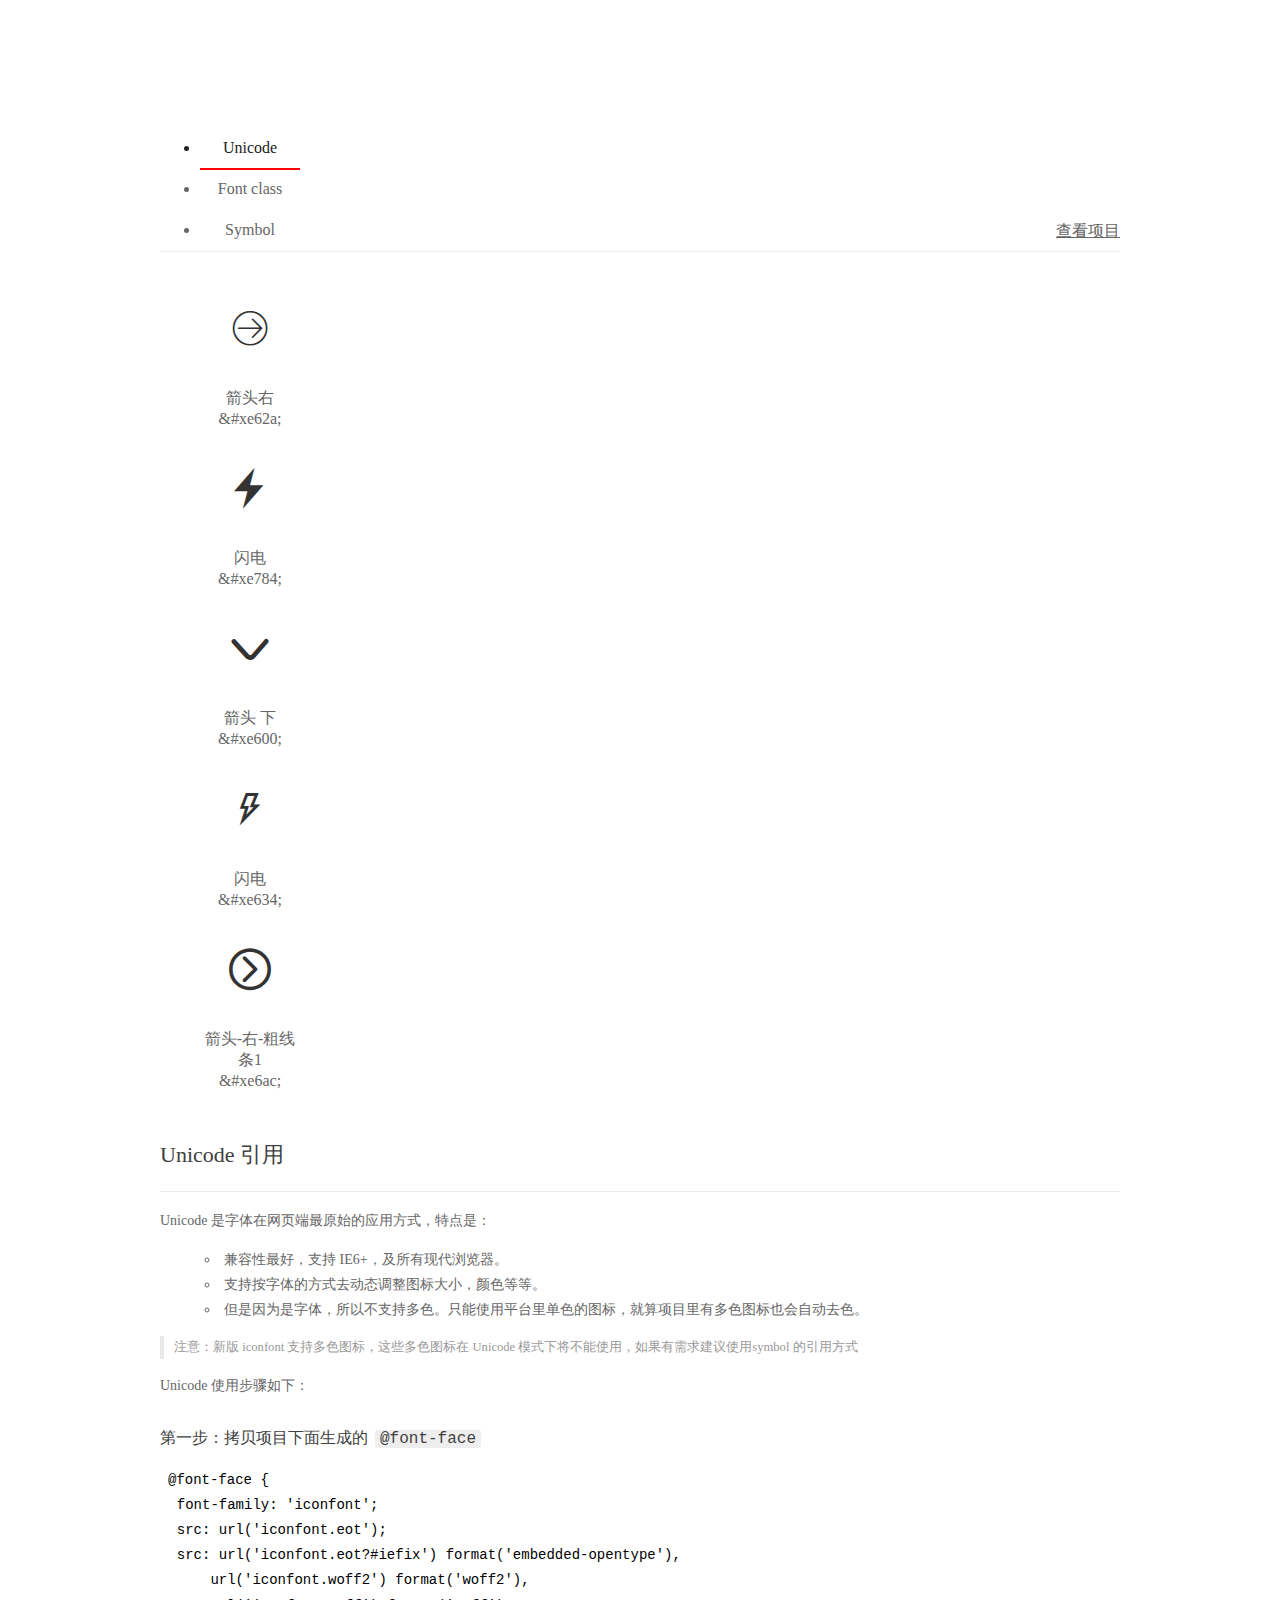
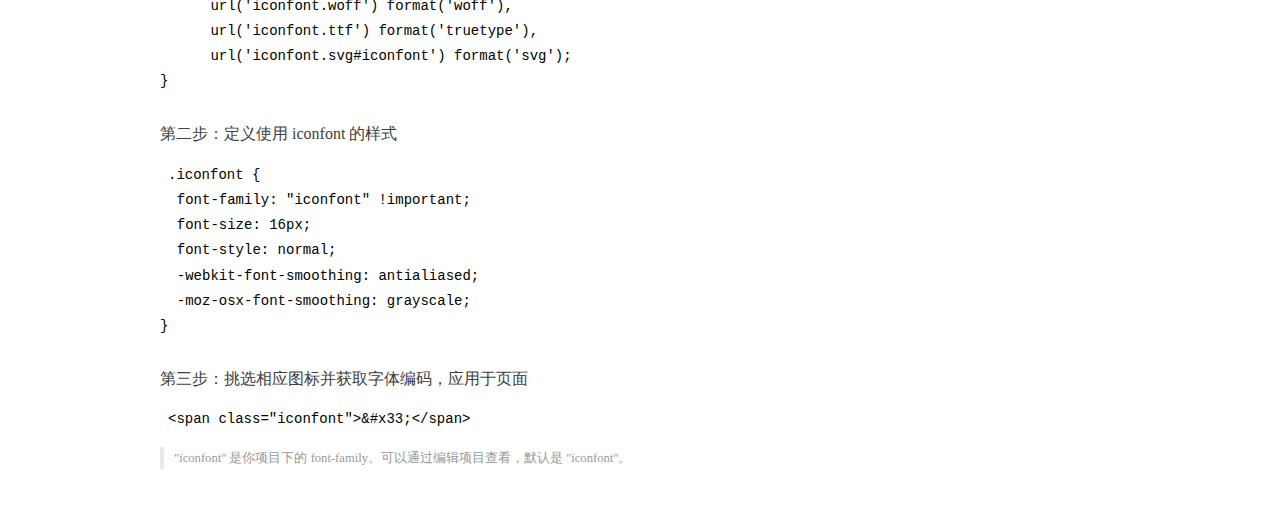
<file: css/demo_index.html>
<!DOCTYPE html>
<html>
<head>
  <meta charset="utf-8"/>
  <title>IconFont Demo</title>
  <link rel="shortcut icon" href="https://gtms04.alicdn.com/tps/i4/TB1_oz6GVXXXXaFXpXXJDFnIXXX-64-64.ico" type="image/x-icon"/>
  <link rel="stylesheet" href="https://g.alicdn.com/thx/cube/1.3.2/cube.min.css">
  <link rel="stylesheet" href="demo.css">
  <link rel="stylesheet" href="iconfont.css">
  <script src="iconfont.js"></script>
  <!-- jQuery -->
  <script src="https://a1.alicdn.com/oss/uploads/2018/12/26/7bfddb60-08e8-11e9-9b04-53e73bb6408b.js"></script>
  <!-- 代码高亮 -->
  <script src="https://a1.alicdn.com/oss/uploads/2018/12/26/a3f714d0-08e6-11e9-8a15-ebf944d7534c.js"></script>
</head>
<body>
  <div class="main">
    <h1 class="logo"><a href="https://www.iconfont.cn/" title="iconfont 首页" target="_blank">&#xe86b;</a></h1>
    <div class="nav-tabs">
      <ul id="tabs" class="dib-box">
        <li class="dib active"><span>Unicode</span></li>
        <li class="dib"><span>Font class</span></li>
        <li class="dib"><span>Symbol</span></li>
      </ul>
      
      <a href="https://www.iconfont.cn/manage/index?manage_type=myprojects&projectId=1183709" target="_blank" class="nav-more">查看项目</a>
      
    </div>
    <div class="tab-container">
      <div class="content unicode" style="display: block;">
          <ul class="icon_lists dib-box">
          
            <li class="dib">
              <span class="icon iconfont">&#xe62a;</span>
                <div class="name">箭头右</div>
                <div class="code-name">&amp;#xe62a;</div>
              </li>
          
            <li class="dib">
              <span class="icon iconfont">&#xe784;</span>
                <div class="name">闪电</div>
                <div class="code-name">&amp;#xe784;</div>
              </li>
          
            <li class="dib">
              <span class="icon iconfont">&#xe600;</span>
                <div class="name">箭头 下</div>
                <div class="code-name">&amp;#xe600;</div>
              </li>
          
            <li class="dib">
              <span class="icon iconfont">&#xe634;</span>
                <div class="name">闪电</div>
                <div class="code-name">&amp;#xe634;</div>
              </li>
          
            <li class="dib">
              <span class="icon iconfont">&#xe6ac;</span>
                <div class="name">箭头-右-粗线条1</div>
                <div class="code-name">&amp;#xe6ac;</div>
              </li>
          
          </ul>
          <div class="article markdown">
          <h2 id="unicode-">Unicode 引用</h2>
          <hr>

          <p>Unicode 是字体在网页端最原始的应用方式，特点是：</p>
          <ul>
            <li>兼容性最好，支持 IE6+，及所有现代浏览器。</li>
            <li>支持按字体的方式去动态调整图标大小，颜色等等。</li>
            <li>但是因为是字体，所以不支持多色。只能使用平台里单色的图标，就算项目里有多色图标也会自动去色。</li>
          </ul>
          <blockquote>
            <p>注意：新版 iconfont 支持多色图标，这些多色图标在 Unicode 模式下将不能使用，如果有需求建议使用symbol 的引用方式</p>
          </blockquote>
          <p>Unicode 使用步骤如下：</p>
          <h3 id="-font-face">第一步：拷贝项目下面生成的 <code>@font-face</code></h3>
<pre><code class="language-css"
>@font-face {
  font-family: 'iconfont';
  src: url('iconfont.eot');
  src: url('iconfont.eot?#iefix') format('embedded-opentype'),
      url('iconfont.woff2') format('woff2'),
      url('iconfont.woff') format('woff'),
      url('iconfont.ttf') format('truetype'),
      url('iconfont.svg#iconfont') format('svg');
}
</code></pre>
          <h3 id="-iconfont-">第二步：定义使用 iconfont 的样式</h3>
<pre><code class="language-css"
>.iconfont {
  font-family: "iconfont" !important;
  font-size: 16px;
  font-style: normal;
  -webkit-font-smoothing: antialiased;
  -moz-osx-font-smoothing: grayscale;
}
</code></pre>
          <h3 id="-">第三步：挑选相应图标并获取字体编码，应用于页面</h3>
<pre>
<code class="language-html"
>&lt;span class="iconfont"&gt;&amp;#x33;&lt;/span&gt;
</code></pre>
          <blockquote>
            <p>"iconfont" 是你项目下的 font-family。可以通过编辑项目查看，默认是 "iconfont"。</p>
          </blockquote>
          </div>
      </div>
      <div class="content font-class">
        <ul class="icon_lists dib-box">
          
          <li class="dib">
            <span class="icon iconfont iconjiantouyou"></span>
            <div class="name">
              箭头右
            </div>
            <div class="code-name">.iconjiantouyou
            </div>
          </li>
          
          <li class="dib">
            <span class="icon iconfont iconlightning"></span>
            <div class="name">
              闪电
            </div>
            <div class="code-name">.iconlightning
            </div>
          </li>
          
          <li class="dib">
            <span class="icon iconfont iconjiantouxia"></span>
            <div class="name">
              箭头 下
            </div>
            <div class="code-name">.iconjiantouxia
            </div>
          </li>
          
          <li class="dib">
            <span class="icon iconfont iconshandian"></span>
            <div class="name">
              闪电
            </div>
            <div class="code-name">.iconshandian
            </div>
          </li>
          
          <li class="dib">
            <span class="icon iconfont iconjiantou-you-cuxiantiao"></span>
            <div class="name">
              箭头-右-粗线条1
            </div>
            <div class="code-name">.iconjiantou-you-cuxiantiao
            </div>
          </li>
          
        </ul>
        <div class="article markdown">
        <h2 id="font-class-">font-class 引用</h2>
        <hr>

        <p>font-class 是 Unicode 使用方式的一种变种，主要是解决 Unicode 书写不直观，语意不明确的问题。</p>
        <p>与 Unicode 使用方式相比，具有如下特点：</p>
        <ul>
          <li>兼容性良好，支持 IE8+，及所有现代浏览器。</li>
          <li>相比于 Unicode 语意明确，书写更直观。可以很容易分辨这个 icon 是什么。</li>
          <li>因为使用 class 来定义图标，所以当要替换图标时，只需要修改 class 里面的 Unicode 引用。</li>
          <li>不过因为本质上还是使用的字体，所以多色图标还是不支持的。</li>
        </ul>
        <p>使用步骤如下：</p>
        <h3 id="-fontclass-">第一步：引入项目下面生成的 fontclass 代码：</h3>
<pre><code class="language-html">&lt;link rel="stylesheet" href="./iconfont.css"&gt;
</code></pre>
        <h3 id="-">第二步：挑选相应图标并获取类名，应用于页面：</h3>
<pre><code class="language-html">&lt;span class="iconfont iconxxx"&gt;&lt;/span&gt;
</code></pre>
        <blockquote>
          <p>"
            iconfont" 是你项目下的 font-family。可以通过编辑项目查看，默认是 "iconfont"。</p>
        </blockquote>
      </div>
      </div>
      <div class="content symbol">
          <ul class="icon_lists dib-box">
          
            <li class="dib">
                <svg class="icon svg-icon" aria-hidden="true">
                  <use xlink:href="#iconjiantouyou"></use>
                </svg>
                <div class="name">箭头右</div>
                <div class="code-name">#iconjiantouyou</div>
            </li>
          
            <li class="dib">
                <svg class="icon svg-icon" aria-hidden="true">
                  <use xlink:href="#iconlightning"></use>
                </svg>
                <div class="name">闪电</div>
                <div class="code-name">#iconlightning</div>
            </li>
          
            <li class="dib">
                <svg class="icon svg-icon" aria-hidden="true">
                  <use xlink:href="#iconjiantouxia"></use>
                </svg>
                <div class="name">箭头 下</div>
                <div class="code-name">#iconjiantouxia</div>
            </li>
          
            <li class="dib">
                <svg class="icon svg-icon" aria-hidden="true">
                  <use xlink:href="#iconshandian"></use>
                </svg>
                <div class="name">闪电</div>
                <div class="code-name">#iconshandian</div>
            </li>
          
            <li class="dib">
                <svg class="icon svg-icon" aria-hidden="true">
                  <use xlink:href="#iconjiantou-you-cuxiantiao"></use>
                </svg>
                <div class="name">箭头-右-粗线条1</div>
                <div class="code-name">#iconjiantou-you-cuxiantiao</div>
            </li>
          
          </ul>
          <div class="article markdown">
          <h2 id="symbol-">Symbol 引用</h2>
          <hr>

          <p>这是一种全新的使用方式，应该说这才是未来的主流，也是平台目前推荐的用法。相关介绍可以参考这篇<a href="">文章</a>
            这种用法其实是做了一个 SVG 的集合，与另外两种相比具有如下特点：</p>
          <ul>
            <li>支持多色图标了，不再受单色限制。</li>
            <li>通过一些技巧，支持像字体那样，通过 <code>font-size</code>, <code>color</code> 来调整样式。</li>
            <li>兼容性较差，支持 IE9+，及现代浏览器。</li>
            <li>浏览器渲染 SVG 的性能一般，还不如 png。</li>
          </ul>
          <p>使用步骤如下：</p>
          <h3 id="-symbol-">第一步：引入项目下面生成的 symbol 代码：</h3>
<pre><code class="language-html">&lt;script src="./iconfont.js"&gt;&lt;/script&gt;
</code></pre>
          <h3 id="-css-">第二步：加入通用 CSS 代码（引入一次就行）：</h3>
<pre><code class="language-html">&lt;style&gt;
.icon {
  width: 1em;
  height: 1em;
  vertical-align: -0.15em;
  fill: currentColor;
  overflow: hidden;
}
&lt;/style&gt;
</code></pre>
          <h3 id="-">第三步：挑选相应图标并获取类名，应用于页面：</h3>
<pre><code class="language-html">&lt;svg class="icon" aria-hidden="true"&gt;
  &lt;use xlink:href="#icon-xxx"&gt;&lt;/use&gt;
&lt;/svg&gt;
</code></pre>
          </div>
      </div>

    </div>
  </div>
  <script>
  $(document).ready(function () {
      $('.tab-container .content:first').show()

      $('#tabs li').click(function (e) {
        var tabContent = $('.tab-container .content')
        var index = $(this).index()

        if ($(this).hasClass('active')) {
          return
        } else {
          $('#tabs li').removeClass('active')
          $(this).addClass('active')

          tabContent.hide().eq(index).fadeIn()
        }
      })
    })
  </script>
</body>
</html>
</file>
<file: css/demo.css>
/* Logo 字体 */
@font-face {
  font-family: "iconfont logo";
  src: url('https://at.alicdn.com/t/font_985780_km7mi63cihi.eot?t=1545807318834');
  src: url('https://at.alicdn.com/t/font_985780_km7mi63cihi.eot?t=1545807318834#iefix') format('embedded-opentype'),
    url('https://at.alicdn.com/t/font_985780_km7mi63cihi.woff?t=1545807318834') format('woff'),
    url('https://at.alicdn.com/t/font_985780_km7mi63cihi.ttf?t=1545807318834') format('truetype'),
    url('https://at.alicdn.com/t/font_985780_km7mi63cihi.svg?t=1545807318834#iconfont') format('svg');
}

.logo {
  font-family: "iconfont logo";
  font-size: 160px;
  font-style: normal;
  -webkit-font-smoothing: antialiased;
  -moz-osx-font-smoothing: grayscale;
}

/* tabs */
.nav-tabs {
  position: relative;
}

.nav-tabs .nav-more {
  position: absolute;
  right: 0;
  bottom: 0;
  height: 42px;
  line-height: 42px;
  color: #666;
}

#tabs {
  border-bottom: 1px solid #eee;
}

#tabs li {
  cursor: pointer;
  width: 100px;
  height: 40px;
  line-height: 40px;
  text-align: center;
  font-size: 16px;
  border-bottom: 2px solid transparent;
  position: relative;
  z-index: 1;
  margin-bottom: -1px;
  color: #666;
}


#tabs .active {
  border-bottom-color: #f00;
  color: #222;
}

.tab-container .content {
  display: none;
}

/* 页面布局 */
.main {
  padding: 30px 100px;
  width: 960px;
  margin: 0 auto;
}

.main .logo {
  color: #333;
  text-align: left;
  margin-bottom: 30px;
  line-height: 1;
  height: 110px;
  margin-top: -50px;
  overflow: hidden;
  *zoom: 1;
}

.main .logo a {
  font-size: 160px;
  color: #333;
}

.helps {
  margin-top: 40px;
}

.helps pre {
  padding: 20px;
  margin: 10px 0;
  border: solid 1px #e7e1cd;
  background-color: #fffdef;
  overflow: auto;
}

.icon_lists {
  width: 100% !important;
  overflow: hidden;
  *zoom: 1;
}

.icon_lists li {
  width: 100px;
  margin-bottom: 10px;
  margin-right: 20px;
  text-align: center;
  list-style: none !important;
  cursor: default;
}

.icon_lists li .code-name {
  line-height: 1.2;
}

.icon_lists .icon {
  display: block;
  height: 100px;
  line-height: 100px;
  font-size: 42px;
  margin: 10px auto;
  color: #333;
  -webkit-transition: font-size 0.25s linear, width 0.25s linear;
  -moz-transition: font-size 0.25s linear, width 0.25s linear;
  transition: font-size 0.25s linear, width 0.25s linear;
}

.icon_lists .icon:hover {
  font-size: 100px;
}

.icon_lists .svg-icon {
  /* 通过设置 font-size 来改变图标大小 */
  width: 1em;
  /* 图标和文字相邻时，垂直对齐 */
  vertical-align: -0.15em;
  /* 通过设置 color 来改变 SVG 的颜色/fill */
  fill: currentColor;
  /* path 和 stroke 溢出 viewBox 部分在 IE 下会显示
      normalize.css 中也包含这行 */
  overflow: hidden;
}

.icon_lists li .name,
.icon_lists li .code-name {
  color: #666;
}

/* markdown 样式 */
.markdown {
  color: #666;
  font-size: 14px;
  line-height: 1.8;
}

.highlight {
  line-height: 1.5;
}

.markdown img {
  vertical-align: middle;
  max-width: 100%;
}

.markdown h1 {
  color: #404040;
  font-weight: 500;
  line-height: 40px;
  margin-bottom: 24px;
}

.markdown h2,
.markdown h3,
.markdown h4,
.markdown h5,
.markdown h6 {
  color: #404040;
  margin: 1.6em 0 0.6em 0;
  font-weight: 500;
  clear: both;
}

.markdown h1 {
  font-size: 28px;
}

.markdown h2 {
  font-size: 22px;
}

.markdown h3 {
  font-size: 16px;
}

.markdown h4 {
  font-size: 14px;
}

.markdown h5 {
  font-size: 12px;
}

.markdown h6 {
  font-size: 12px;
}

.markdown hr {
  height: 1px;
  border: 0;
  background: #e9e9e9;
  margin: 16px 0;
  clear: both;
}

.markdown p {
  margin: 1em 0;
}

.markdown>p,
.markdown>blockquote,
.markdown>.highlight,
.markdown>ol,
.markdown>ul {
  width: 80%;
}

.markdown ul>li {
  list-style: circle;
}

.markdown>ul li,
.markdown blockquote ul>li {
  margin-left: 20px;
  padding-left: 4px;
}

.markdown>ul li p,
.markdown>ol li p {
  margin: 0.6em 0;
}

.markdown ol>li {
  list-style: decimal;
}

.markdown>ol li,
.markdown blockquote ol>li {
  margin-left: 20px;
  padding-left: 4px;
}

.markdown code {
  margin: 0 3px;
  padding: 0 5px;
  background: #eee;
  border-radius: 3px;
}

.markdown strong,
.markdown b {
  font-weight: 600;
}

.markdown>table {
  border-collapse: collapse;
  border-spacing: 0px;
  empty-cells: show;
  border: 1px solid #e9e9e9;
  width: 95%;
  margin-bottom: 24px;
}

.markdown>table th {
  white-space: nowrap;
  color: #333;
  font-weight: 600;
}

.markdown>table th,
.markdown>table td {
  border: 1px solid #e9e9e9;
  padding: 8px 16px;
  text-align: left;
}

.markdown>table th {
  background: #F7F7F7;
}

.markdown blockquote {
  font-size: 90%;
  color: #999;
  border-left: 4px solid #e9e9e9;
  padding-left: 0.8em;
  margin: 1em 0;
}

.markdown blockquote p {
  margin: 0;
}

.markdown .anchor {
  opacity: 0;
  transition: opacity 0.3s ease;
  margin-left: 8px;
}

.markdown .waiting {
  color: #ccc;
}

.markdown h1:hover .anchor,
.markdown h2:hover .anchor,
.markdown h3:hover .anchor,
.markdown h4:hover .anchor,
.markdown h5:hover .anchor,
.markdown h6:hover .anchor {
  opacity: 1;
  display: inline-block;
}

.markdown>br,
.markdown>p>br {
  clear: both;
}


.hljs {
  display: block;
  background: white;
  padding: 0.5em;
  color: #333333;
  overflow-x: auto;
}

.hljs-comment,
.hljs-meta {
  color: #969896;
}

.hljs-string,
.hljs-variable,
.hljs-template-variable,
.hljs-strong,
.hljs-emphasis,
.hljs-quote {
  color: #df5000;
}

.hljs-keyword,
.hljs-selector-tag,
.hljs-type {
  color: #a71d5d;
}

.hljs-literal,
.hljs-symbol,
.hljs-bullet,
.hljs-attribute {
  color: #0086b3;
}

.hljs-section,
.hljs-name {
  color: #63a35c;
}

.hljs-tag {
  color: #333333;
}

.hljs-title,
.hljs-attr,
.hljs-selector-id,
.hljs-selector-class,
.hljs-selector-attr,
.hljs-selector-pseudo {
  color: #795da3;
}

.hljs-addition {
  color: #55a532;
  background-color: #eaffea;
}

.hljs-deletion {
  color: #bd2c00;
  background-color: #ffecec;
}

.hljs-link {
  text-decoration: underline;
}

/* 代码高亮 */
/* PrismJS 1.15.0
https://prismjs.com/download.html#themes=prism&languages=markup+css+clike+javascript */
/**
 * prism.js default theme for JavaScript, CSS and HTML
 * Based on dabblet (http://dabblet.com)
 * @author Lea Verou
 */
code[class*="language-"],
pre[class*="language-"] {
  color: black;
  background: none;
  text-shadow: 0 1px white;
  font-family: Consolas, Monaco, 'Andale Mono', 'Ubuntu Mono', monospace;
  text-align: left;
  white-space: pre;
  word-spacing: normal;
  word-break: normal;
  word-wrap: normal;
  line-height: 1.5;

  -moz-tab-size: 4;
  -o-tab-size: 4;
  tab-size: 4;

  -webkit-hyphens: none;
  -moz-hyphens: none;
  -ms-hyphens: none;
  hyphens: none;
}

pre[class*="language-"]::-moz-selection,
pre[class*="language-"] ::-moz-selection,
code[class*="language-"]::-moz-selection,
code[class*="language-"] ::-moz-selection {
  text-shadow: none;
  background: #b3d4fc;
}

pre[class*="language-"]::selection,
pre[class*="language-"] ::selection,
code[class*="language-"]::selection,
code[class*="language-"] ::selection {
  text-shadow: none;
  background: #b3d4fc;
}

@media print {

  code[class*="language-"],
  pre[class*="language-"] {
    text-shadow: none;
  }
}

/* Code blocks */
pre[class*="language-"] {
  padding: 1em;
  margin: .5em 0;
  overflow: auto;
}

:not(pre)>code[class*="language-"],
pre[class*="language-"] {
  background: #f5f2f0;
}

/* Inline code */
:not(pre)>code[class*="language-"] {
  padding: .1em;
  border-radius: .3em;
  white-space: normal;
}

.token.comment,
.token.prolog,
.token.doctype,
.token.cdata {
  color: slategray;
}

.token.punctuation {
  color: #999;
}

.namespace {
  opacity: .7;
}

.token.property,
.token.tag,
.token.boolean,
.token.number,
.token.constant,
.token.symbol,
.token.deleted {
  color: #905;
}

.token.selector,
.token.attr-name,
.token.string,
.token.char,
.token.builtin,
.token.inserted {
  color: #690;
}

.token.operator,
.token.entity,
.token.url,
.language-css .token.string,
.style .token.string {
  color: #9a6e3a;
  background: hsla(0, 0%, 100%, .5);
}

.token.atrule,
.token.attr-value,
.token.keyword {
  color: #07a;
}

.token.function,
.token.class-name {
  color: #DD4A68;
}

.token.regex,
.token.important,
.token.variable {
  color: #e90;
}

.token.important,
.token.bold {
  font-weight: bold;
}

.token.italic {
  font-style: italic;
}

.token.entity {
  cursor: help;
}
</file>
<file: css/iconfont.css>
@font-face {font-family: "iconfont";
  src: url('iconfont.eot?t=1557404607202'); /* IE9 */
  src: url('iconfont.eot?t=1557404607202#iefix') format('embedded-opentype'), /* IE6-IE8 */
  url('[data-uri]') format('woff2'),
  url('iconfont.woff?t=1557404607202') format('woff'),
  url('iconfont.ttf?t=1557404607202') format('truetype'), /* chrome, firefox, opera, Safari, Android, iOS 4.2+ */
  url('iconfont.svg?t=1557404607202#iconfont') format('svg'); /* iOS 4.1- */
}

.iconfont {
  font-family: "iconfont" !important;
  font-size: 16px;
  font-style: normal;
  -webkit-font-smoothing: antialiased;
  -moz-osx-font-smoothing: grayscale;
}

.iconjiantouyou:before {
  content: "\e62a";
}

.iconlightning:before {
  content: "\e784";
}

.iconjiantouxia:before {
  content: "\e600";
}

.iconshandian:before {
  content: "\e634";
}

.iconjiantou-you-cuxiantiao:before {
  content: "\e6ac";
}
</file>
